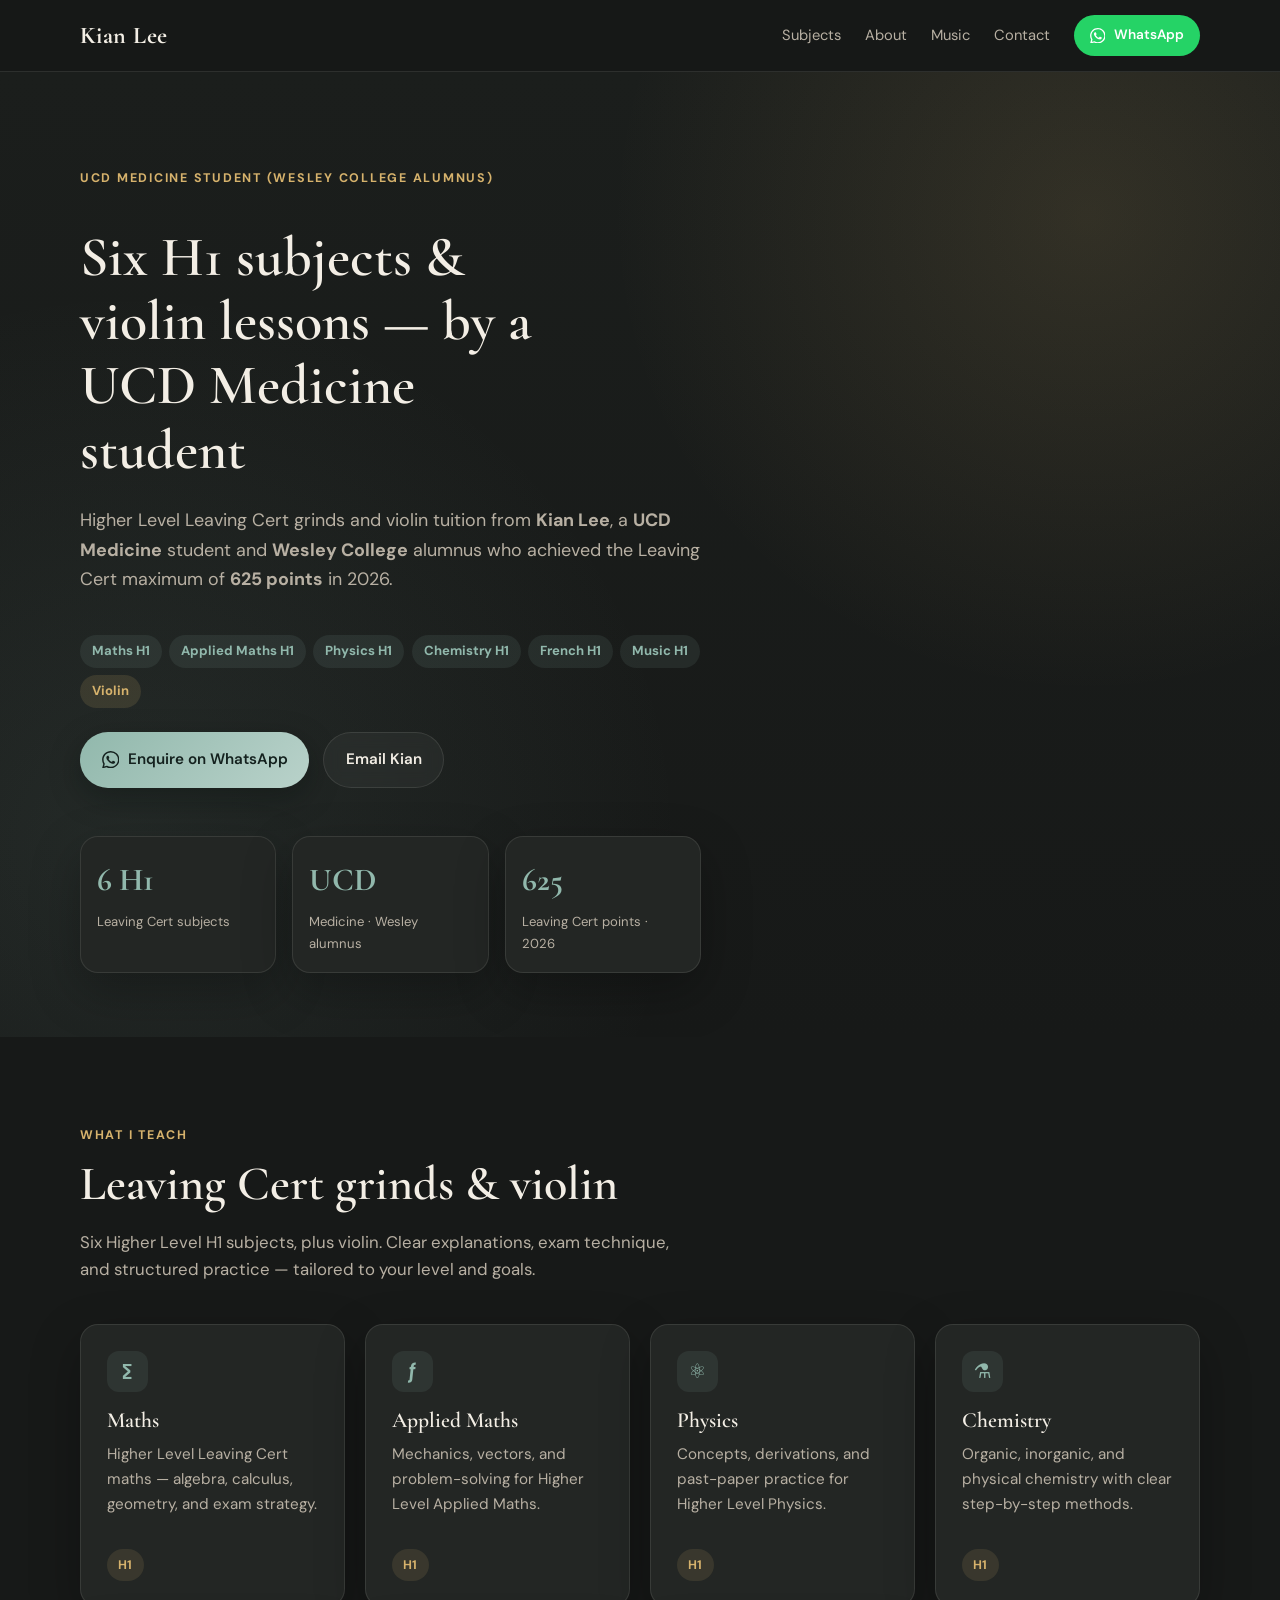
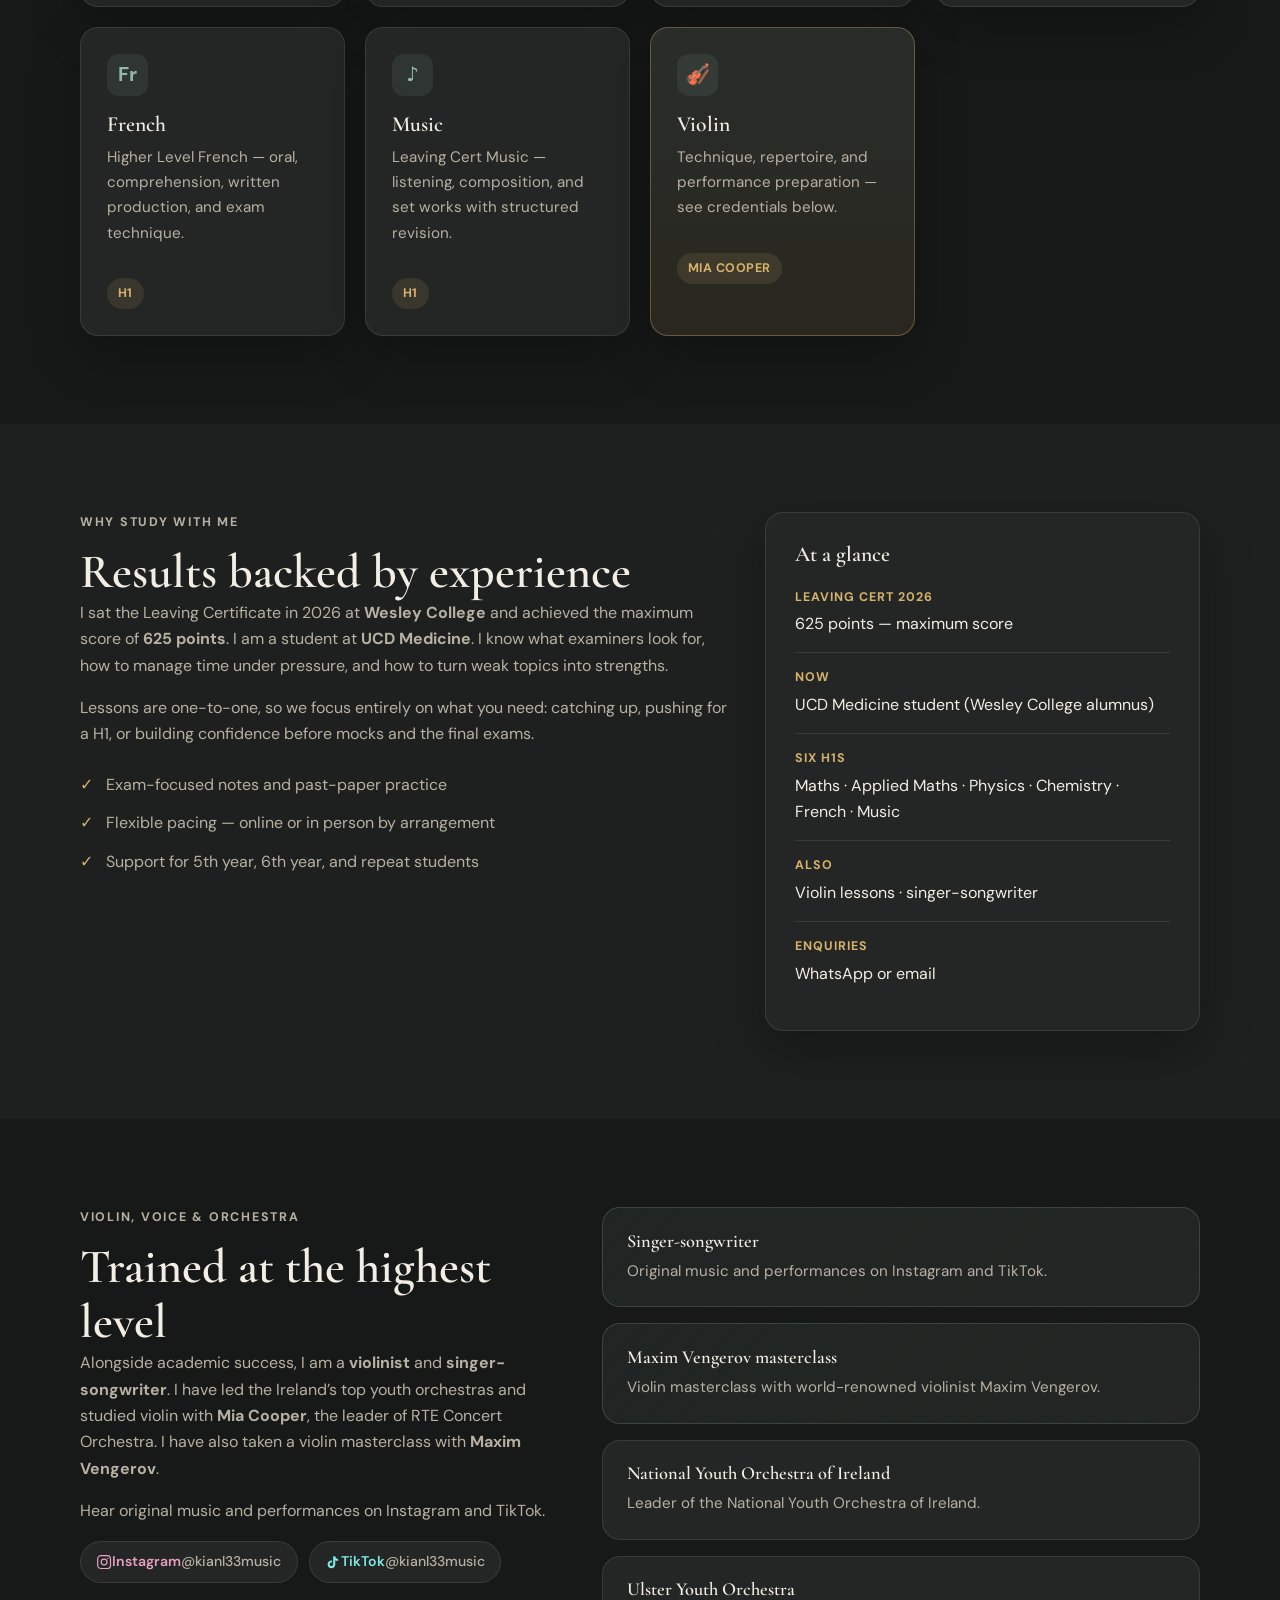
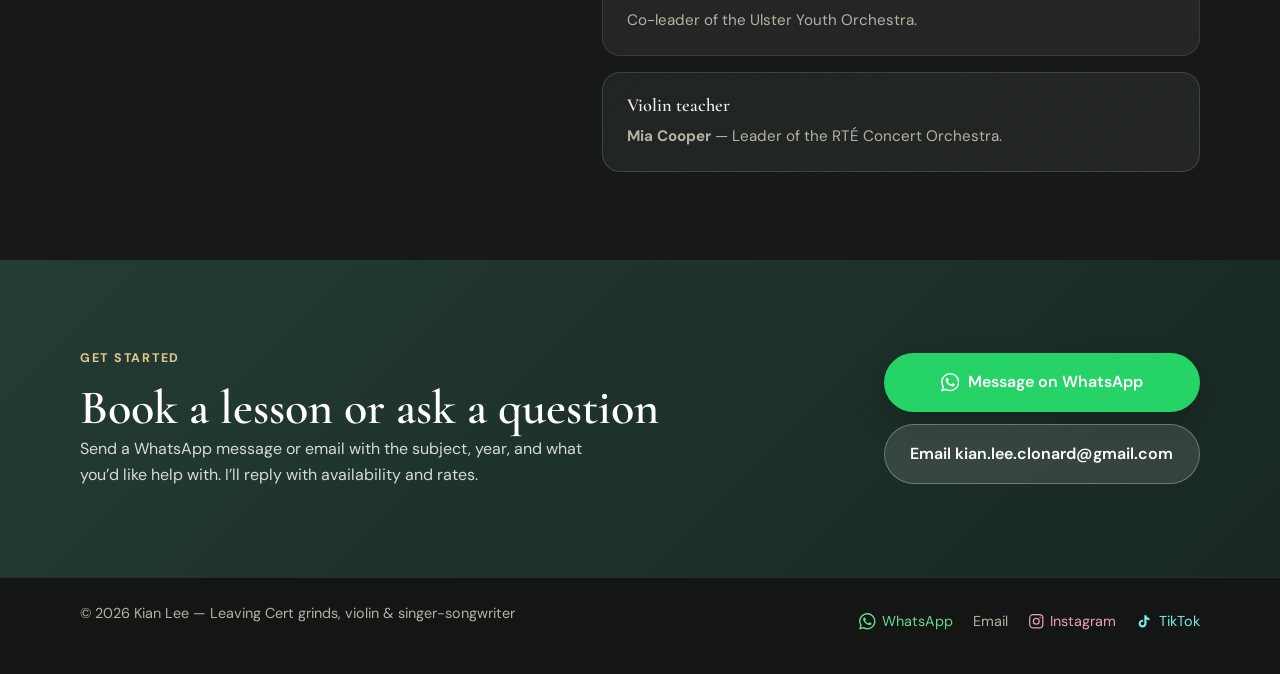
<file: index.html>
<!DOCTYPE html>
<html lang="en">
<head>
  <meta charset="UTF-8">
  <meta name="viewport" content="width=device-width, initial-scale=1.0">
  <title>Leaving Cert H1 Grinds &amp; Violin Lessons | Kian Lee · UCD Medicine · Wesley College</title>
  <meta name="description" content="Six Leaving Cert H1 grinds (Maths, Applied Maths, Physics, Chemistry, French, Music) and violin lessons with Kian Lee — UCD Medicine student (Wesley College alumnus), 625 points (2026). WhatsApp 083 312 1229.">
  <meta name="keywords" content="Leaving Cert grinds, H1 grinds Ireland, Maths grinds, Wesley College Dublin, UCD Medicine, Applied Maths, Physics, Chemistry, French, Music, violin lessons Dublin">
  <meta name="author" content="Kian Lee">
  <meta name="robots" content="index, follow">
  <link rel="canonical" href="https://kianleeucd.github.io/grinds/">
  <link rel="alternate" hreflang="en" href="https://kianleeucd.github.io/grinds/">
  <link rel="alternate" hreflang="x-default" href="https://kianleeucd.github.io/grinds/">
  <meta property="og:type" content="website">
  <meta property="og:locale" content="en_IE">
  <meta property="og:site_name" content="Kian Lee Grinds">
  <meta property="og:url" content="https://kianleeucd.github.io/grinds/">
  <meta property="og:title" content="Six H1 Leaving Cert grinds &amp; violin lessons — UCD Medicine student (Wesley College alumnus)">
  <meta property="og:description" content="Kian Lee: Wesley College alumnus, UCD Medicine student, 625 points (2026). H1 grinds in Maths, Applied Maths, Physics, Chemistry, French and Music, plus violin.">
  <meta name="twitter:card" content="summary">
  <meta name="twitter:title" content="Six H1 Leaving Cert grinds &amp; violin lessons — UCD Medicine student (Wesley College alumnus)">
  <meta name="twitter:description" content="Wesley College alumnus. UCD Medicine student. 625 points (2026). WhatsApp 083 312 1229.">
  <link rel="preconnect" href="https://fonts.googleapis.com">
  <link rel="preconnect" href="https://fonts.gstatic.com" crossorigin>
  <link href="https://fonts.googleapis.com/css2?family=Cormorant+Garamond:ital,wght@0,500;0,600;0,700;1,500&family=DM+Sans:ital,opsz,wght@0,9..40,400;0,9..40,500;0,9..40,600;0,9..40,700;1,9..40,400&display=swap" rel="stylesheet">
  <link rel="stylesheet" href="styles.css">
  <script type="application/ld+json">
  {
    "@context": "https://schema.org",
    "@type": "EducationalOccupationalProgram",
    "name": "Leaving Cert H1 grinds and violin lessons",
    "description": "One-to-one Higher Level Leaving Cert grinds in six H1 subjects and private violin lessons with Kian Lee, UCD Medicine student and Wesley College alumnus.",
    "url": "https://kianleeucd.github.io/grinds/",
    "provider": {
      "@type": "Person",
      "name": "Kian Lee",
      "jobTitle": "Leaving Cert tutor, violin teacher, and singer-songwriter",
      "email": "mailto:kian.lee.clonard@gmail.com",
      "telephone": "+353833121229",
      "knowsLanguage": ["en"],
      "sameAs": [
        "https://www.instagram.com/kianl33music/",
        "https://www.tiktok.com/@kianl33music/"
      ],
      "alumniOf": [
        {
          "@type": "HighSchool",
          "name": "Wesley College Dublin"
        },
        {
          "@type": "EducationalOrganization",
          "name": "Leaving Certificate (Ireland), 625 points, 2026"
        }
      ],
      "affiliation": {
        "@type": "CollegeOrUniversity",
        "name": "University College Dublin",
        "department": "School of Medicine"
      }
    },
    "occupationalCategory": "Private tutor",
    "teaches": [
      "Leaving Cert Higher Level Maths",
      "Leaving Cert Higher Level Applied Maths",
      "Leaving Cert Higher Level Physics",
      "Leaving Cert Higher Level Chemistry",
      "Leaving Cert Higher Level French",
      "Leaving Cert Higher Level Music",
      "Violin"
    ],
    "inLanguage": ["en"],
    "areaServed": "Ireland"
  }
  </script>
</head>
<body>
  <header class="site-header">
    <div class="container header-inner">
      <a class="logo" href="#top">Kian Lee</a>
      <nav class="nav" aria-label="Primary">
        <a href="#subjects">Subjects</a>
        <a href="#about">About</a>
        <a href="#music">Music</a>
        <a href="#contact">Contact</a>
      </nav>
      <a class="btn btn-small header-cta" href="#" id="header-whatsapp" target="_blank" rel="noopener noreferrer">
        <svg class="brand-icon" viewBox="0 0 24 24" aria-hidden="true">
          <path d="M17.47 14.38c-.3-.15-1.76-.87-2.03-.97-.27-.1-.47-.15-.67.15-.2.3-.77.97-.94 1.16-.17.2-.35.22-.64.08-.3-.15-1.26-.46-2.39-1.48-.88-.79-1.48-1.76-1.65-2.06-.17-.3-.02-.46.13-.61.13-.13.3-.35.45-.52.15-.17.2-.3.3-.5.1-.2.05-.37-.03-.52-.07-.15-.67-1.61-.92-2.21-.24-.58-.49-.5-.67-.51h-.57c-.2 0-.52.07-.79.37-.27.3-1.04 1.02-1.04 2.48s1.07 2.88 1.21 3.07c.15.2 2.1 3.2 5.08 4.49.71.31 1.26.49 1.69.63.71.23 1.36.2 1.87.12.57-.09 1.76-.72 2.01-1.41.25-.69.25-1.29.17-1.41-.07-.12-.27-.2-.57-.35M12.05 21.79h-.01a9.87 9.87 0 0 1-5.03-1.38l-.36-.21-3.74.98 1-3.65-.24-.37a9.86 9.86 0 0 1-1.51-5.26c0-5.45 4.44-9.88 9.89-9.88 2.64 0 5.12 1.03 6.99 2.9a9.83 9.83 0 0 1 2.89 6.99c0 5.45-4.44 9.88-9.88 9.88M20.46 3.49A11.82 11.82 0 0 0 12.05 0C5.5 0 .16 5.34.16 11.89c0 2.1.55 4.14 1.59 5.95L.06 24l6.31-1.65a11.88 11.88 0 0 0 5.68 1.45c6.55 0 11.89-5.34 11.89-11.9a11.82 11.82 0 0 0-3.48-8.41"/>
        </svg>
        WhatsApp
      </a>
    </div>
  </header>

  <main id="top">
<!-- Edit this file to change the top hero section. -->
<section class="hero">
  <div class="hero-bg" aria-hidden="true"></div>
  <div class="container hero-layout">
    <div class="hero-content">
      <p class="eyebrow">UCD Medicine student (Wesley College alumnus)</p>
      <h1>Six H1 subjects &amp; violin lessons — by a UCD Medicine student</h1>
      <p class="hero-lead">
        Higher Level Leaving Cert grinds and violin tuition from <strong>Kian Lee</strong>,
        a <strong>UCD Medicine</strong> student and <strong>Wesley College</strong> alumnus
        who achieved the Leaving Cert maximum of <strong>625 points</strong> in 2026.
      </p>
      <ul class="hero-pills" aria-label="Six H1 subjects and violin">
        <li>Maths H1</li>
        <li>Applied Maths H1</li>
        <li>Physics H1</li>
        <li>Chemistry H1</li>
        <li>French H1</li>
        <li>Music H1</li>
        <li class="pill-extra">Violin</li>
      </ul>
      <div class="hero-actions">
        <a class="btn btn-primary" href="#" id="hero-whatsapp" target="_blank" rel="noopener noreferrer">
          <svg class="brand-icon" viewBox="0 0 24 24" aria-hidden="true">
            <path d="M17.47 14.38c-.3-.15-1.76-.87-2.03-.97-.27-.1-.47-.15-.67.15-.2.3-.77.97-.94 1.16-.17.2-.35.22-.64.08-.3-.15-1.26-.46-2.39-1.48-.88-.79-1.48-1.76-1.65-2.06-.17-.3-.02-.46.13-.61.13-.13.3-.35.45-.52.15-.17.2-.3.3-.5.1-.2.05-.37-.03-.52-.07-.15-.67-1.61-.92-2.21-.24-.58-.49-.5-.67-.51h-.57c-.2 0-.52.07-.79.37-.27.3-1.04 1.02-1.04 2.48s1.07 2.88 1.21 3.07c.15.2 2.1 3.2 5.08 4.49.71.31 1.26.49 1.69.63.71.23 1.36.2 1.87.12.57-.09 1.76-.72 2.01-1.41.25-.69.25-1.29.17-1.41-.07-.12-.27-.2-.57-.35M12.05 21.79h-.01a9.87 9.87 0 0 1-5.03-1.38l-.36-.21-3.74.98 1-3.65-.24-.37a9.86 9.86 0 0 1-1.51-5.26c0-5.45 4.44-9.88 9.89-9.88 2.64 0 5.12 1.03 6.99 2.9a9.83 9.83 0 0 1 2.89 6.99c0 5.45-4.44 9.88-9.88 9.88M20.46 3.49A11.82 11.82 0 0 0 12.05 0C5.5 0 .16 5.34.16 11.89c0 2.1.55 4.14 1.59 5.95L.06 24l6.31-1.65a11.88 11.88 0 0 0 5.68 1.45c6.55 0 11.89-5.34 11.89-11.9a11.82 11.82 0 0 0-3.48-8.41"/>
          </svg>
          Enquire on WhatsApp
        </a>
        <a class="btn btn-ghost" href="mailto:kian.lee.clonard@gmail.com">Email Kian</a>
      </div>
      <ul class="hero-stats" aria-label="Highlights">
        <li>
          <span class="stat-value">6 H1</span>
          <span class="stat-label">Leaving Cert subjects</span>
        </li>
        <li>
          <span class="stat-value">UCD</span>
          <span class="stat-label">Medicine · Wesley alumnus</span>
        </li>
        <li>
          <span class="stat-value">625</span>
          <span class="stat-label">Leaving Cert points · 2026</span>
        </li>
      </ul>
    </div>
  </div>
</section>

<!-- Edit this file to change subjects, descriptions, or badges. -->
<section class="section" id="subjects">
  <div class="container">
    <div class="section-head">
      <p class="eyebrow">What I teach</p>
      <h2>Leaving Cert grinds &amp; violin</h2>
      <p class="section-intro">
        Six Higher Level H1 subjects, plus violin. Clear explanations, exam technique, and
        structured practice — tailored to your level and goals.
      </p>
    </div>
    <div class="subject-grid">
      <article class="subject-card">
        <div class="subject-icon" aria-hidden="true">∑</div>
        <h3>Maths</h3>
        <p>Higher Level Leaving Cert maths — algebra, calculus, geometry, and exam strategy.</p>
        <span class="badge">H1</span>
      </article>
      <article class="subject-card">
        <div class="subject-icon" aria-hidden="true">ƒ</div>
        <h3>Applied Maths</h3>
        <p>Mechanics, vectors, and problem-solving for Higher Level Applied Maths.</p>
        <span class="badge">H1</span>
      </article>
      <article class="subject-card">
        <div class="subject-icon" aria-hidden="true">⚛</div>
        <h3>Physics</h3>
        <p>Concepts, derivations, and past-paper practice for Higher Level Physics.</p>
        <span class="badge">H1</span>
      </article>
      <article class="subject-card">
        <div class="subject-icon" aria-hidden="true">⚗</div>
        <h3>Chemistry</h3>
        <p>Organic, inorganic, and physical chemistry with clear step-by-step methods.</p>
        <span class="badge">H1</span>
      </article>
      <article class="subject-card">
        <div class="subject-icon" aria-hidden="true">Fr</div>
        <h3>French</h3>
        <p>Higher Level French — oral, comprehension, written production, and exam technique.</p>
        <span class="badge">H1</span>
      </article>
      <article class="subject-card">
        <div class="subject-icon" aria-hidden="true">♪</div>
        <h3>Music</h3>
        <p>Leaving Cert Music — listening, composition, and set works with structured revision.</p>
        <span class="badge">H1</span>
      </article>
      <article class="subject-card featured">
        <div class="subject-icon" aria-hidden="true">🎻</div>
        <h3>Violin</h3>
        <p>Technique, repertoire, and performance preparation — see credentials below.</p>
        <span class="badge">Mia Cooper</span>
      </article>
    </div>
  </div>
</section>

<!-- Edit this file to change the biography and key facts. -->
<section class="section section-alt" id="about">
  <div class="container about-grid">
    <div class="about-copy">
      <p class="eyebrow">Why study with me</p>
      <h2>Results backed by experience</h2>
      <p>
        I sat the Leaving Certificate in 2026 at <strong>Wesley College</strong> and achieved
        the maximum score of <strong>625 points</strong>. I am a student at
        <strong>UCD Medicine</strong>. I know what examiners look for, how to manage time under
        pressure, and how to turn weak topics into strengths.
      </p>
      <p>
        Lessons are one-to-one, so we focus entirely on what you need: catching up, pushing for a
        H1, or building confidence before mocks and the final exams.
      </p>
      <ul class="check-list">
        <li>Exam-focused notes and past-paper practice</li>
        <li>Flexible pacing — online or in person by arrangement</li>
        <li>Support for 5th year, 6th year, and repeat students</li>
      </ul>
    </div>
    <aside class="about-card" aria-label="Achievements">
      <h3>At a glance</h3>
      <dl class="fact-list">
        <div>
          <dt>Leaving Cert 2026</dt>
          <dd>625 points — maximum score</dd>
        </div>
        <div>
          <dt>Now</dt>
          <dd>UCD Medicine student (Wesley College alumnus)</dd>
        </div>
        <div>
          <dt>Six H1s</dt>
          <dd>Maths · Applied Maths · Physics · Chemistry · French · Music</dd>
        </div>
        <div>
          <dt>Also</dt>
          <dd>Violin lessons · singer-songwriter</dd>
        </div>
        <div>
          <dt>Enquiries</dt>
          <dd>WhatsApp or email</dd>
        </div>
      </dl>
    </aside>
  </div>
</section>

<!-- Edit this file to change music credentials and social links. -->
<section class="section" id="music">
  <div class="container music-grid">
    <div class="music-copy">
      <p class="eyebrow">Violin, voice &amp; orchestra</p>
      <h2>Trained at the highest level</h2>
      <p>
        Alongside academic success, I am a <strong>violinist</strong> and <strong>singer-songwriter</strong>.
        I have led the Ireland’s top youth orchestras and studied violin with <strong>Mia Cooper</strong>, the leader of RTE Concert Orchestra.
        I have also taken a violin masterclass with <strong>Maxim Vengerov</strong>.
      </p>
      <p>Hear original music and performances on Instagram and TikTok.</p>
      <div class="social-links">
        <a class="social-link instagram-link" href="https://www.instagram.com/kianl33music/" target="_blank" rel="noopener noreferrer">
          <svg class="brand-icon" viewBox="0 0 24 24" aria-hidden="true">
            <rect x="2.5" y="2.5" width="19" height="19" rx="5"></rect>
            <circle cx="12" cy="12" r="4.25"></circle>
            <circle class="icon-dot" cx="17.5" cy="6.5" r="1"></circle>
          </svg>
          Instagram <span>@kianl33music</span>
        </a>
        <a class="social-link tiktok-link" href="https://www.tiktok.com/@kianl33music/" target="_blank" rel="noopener noreferrer">
          <svg class="brand-icon" viewBox="0 0 24 24" aria-hidden="true">
            <path d="M15.2 3.2c.45 2.45 1.9 3.9 4.3 4.05v3.15a8.1 8.1 0 0 1-4.25-1.1v6.1a5.7 5.7 0 1 1-4.9-5.65v3.2a2.55 2.55 0 1 0 1.7 2.4V3.2h3.15Z"></path>
          </svg>
          TikTok <span>@kianl33music</span>
        </a>
      </div>
    </div>
    <div class="credential-cards">
      <article class="credential-card highlight">
        <h3>Singer-songwriter</h3>
        <p>Original music and performances on Instagram and TikTok.</p>
      </article>
      <article class="credential-card highlight">
        <h3>Maxim Vengerov masterclass</h3>
        <p>Violin masterclass with world-renowned violinist Maxim Vengerov.</p>
      </article>
      <article class="credential-card">
        <h3>National Youth Orchestra of Ireland</h3>
        <p>Leader of the National Youth Orchestra of Ireland.</p>
      </article>
      <article class="credential-card">
        <h3>Ulster Youth Orchestra</h3>
        <p>Co-leader of the Ulster Youth Orchestra.</p>
      </article>
      <article class="credential-card highlight">
        <h3>Violin teacher</h3>
        <p><strong>Mia Cooper</strong> — Leader of the RTÉ Concert Orchestra.</p>
      </article>
    </div>
  </div>
</section>

<!-- Edit this file to change the contact section text and buttons. -->
<section class="section cta-section" id="contact">
  <div class="container cta-inner">
    <div class="cta-copy">
      <p class="eyebrow">Get started</p>
      <h2>Book a lesson or ask a question</h2>
      <p>
        Send a WhatsApp message or email with the subject, year, and what you’d like help with.
        I’ll reply with availability and rates.
      </p>
    </div>
    <div class="cta-actions">
      <a class="btn btn-primary btn-large whatsapp-btn" href="#" id="footer-whatsapp" target="_blank" rel="noopener noreferrer">
        <svg class="brand-icon" viewBox="0 0 24 24" aria-hidden="true">
          <path d="M17.47 14.38c-.3-.15-1.76-.87-2.03-.97-.27-.1-.47-.15-.67.15-.2.3-.77.97-.94 1.16-.17.2-.35.22-.64.08-.3-.15-1.26-.46-2.39-1.48-.88-.79-1.48-1.76-1.65-2.06-.17-.3-.02-.46.13-.61.13-.13.3-.35.45-.52.15-.17.2-.3.3-.5.1-.2.05-.37-.03-.52-.07-.15-.67-1.61-.92-2.21-.24-.58-.49-.5-.67-.51h-.57c-.2 0-.52.07-.79.37-.27.3-1.04 1.02-1.04 2.48s1.07 2.88 1.21 3.07c.15.2 2.1 3.2 5.08 4.49.71.31 1.26.49 1.69.63.71.23 1.36.2 1.87.12.57-.09 1.76-.72 2.01-1.41.25-.69.25-1.29.17-1.41-.07-.12-.27-.2-.57-.35M12.05 21.79h-.01a9.87 9.87 0 0 1-5.03-1.38l-.36-.21-3.74.98 1-3.65-.24-.37a9.86 9.86 0 0 1-1.51-5.26c0-5.45 4.44-9.88 9.89-9.88 2.64 0 5.12 1.03 6.99 2.9a9.83 9.83 0 0 1 2.89 6.99c0 5.45-4.44 9.88-9.88 9.88M20.46 3.49A11.82 11.82 0 0 0 12.05 0C5.5 0 .16 5.34.16 11.89c0 2.1.55 4.14 1.59 5.95L.06 24l6.31-1.65a11.88 11.88 0 0 0 5.68 1.45c6.55 0 11.89-5.34 11.89-11.9a11.82 11.82 0 0 0-3.48-8.41"/>
        </svg>
        Message on WhatsApp
      </a>
      <a class="btn btn-ghost btn-large email-btn" id="footer-email" href="mailto:kian.lee.clonard@gmail.com">
        Email kian.lee.clonard@gmail.com
      </a>
    </div>
  </div>
</section>
  </main>

  <footer class="site-footer">
    <div class="container footer-inner">
      <p>&copy; <span id="year"></span> Kian Lee — Leaving Cert grinds, violin &amp; singer-songwriter</p>
      <div class="footer-links">
        <a class="footer-social whatsapp-link" href="#" id="footer-link-whatsapp" target="_blank" rel="noopener noreferrer" aria-label="WhatsApp">
          <svg class="brand-icon" viewBox="0 0 24 24" aria-hidden="true">
            <path d="M17.47 14.38c-.3-.15-1.76-.87-2.03-.97-.27-.1-.47-.15-.67.15-.2.3-.77.97-.94 1.16-.17.2-.35.22-.64.08-.3-.15-1.26-.46-2.39-1.48-.88-.79-1.48-1.76-1.65-2.06-.17-.3-.02-.46.13-.61.13-.13.3-.35.45-.52.15-.17.2-.3.3-.5.1-.2.05-.37-.03-.52-.07-.15-.67-1.61-.92-2.21-.24-.58-.49-.5-.67-.51h-.57c-.2 0-.52.07-.79.37-.27.3-1.04 1.02-1.04 2.48s1.07 2.88 1.21 3.07c.15.2 2.1 3.2 5.08 4.49.71.31 1.26.49 1.69.63.71.23 1.36.2 1.87.12.57-.09 1.76-.72 2.01-1.41.25-.69.25-1.29.17-1.41-.07-.12-.27-.2-.57-.35M12.05 21.79h-.01a9.87 9.87 0 0 1-5.03-1.38l-.36-.21-3.74.98 1-3.65-.24-.37a9.86 9.86 0 0 1-1.51-5.26c0-5.45 4.44-9.88 9.89-9.88 2.64 0 5.12 1.03 6.99 2.9a9.83 9.83 0 0 1 2.89 6.99c0 5.45-4.44 9.88-9.88 9.88M20.46 3.49A11.82 11.82 0 0 0 12.05 0C5.5 0 .16 5.34.16 11.89c0 2.1.55 4.14 1.59 5.95L.06 24l6.31-1.65a11.88 11.88 0 0 0 5.68 1.45c6.55 0 11.89-5.34 11.89-11.9a11.82 11.82 0 0 0-3.48-8.41"/>
          </svg>
          <span>WhatsApp</span>
        </a>
        <a href="mailto:kian.lee.clonard@gmail.com" id="footer-link-email">Email</a>
        <a class="footer-social instagram-link" href="https://www.instagram.com/kianl33music/" target="_blank" rel="noopener noreferrer" aria-label="Instagram">
          <svg class="brand-icon" viewBox="0 0 24 24" aria-hidden="true">
            <rect x="2.5" y="2.5" width="19" height="19" rx="5"></rect>
            <circle cx="12" cy="12" r="4.25"></circle>
            <circle class="icon-dot" cx="17.5" cy="6.5" r="1"></circle>
          </svg>
          <span>Instagram</span>
        </a>
        <a class="footer-social tiktok-link" href="https://www.tiktok.com/@kianl33music/" target="_blank" rel="noopener noreferrer" aria-label="TikTok">
          <svg class="brand-icon" viewBox="0 0 24 24" aria-hidden="true">
            <path d="M15.2 3.2c.45 2.45 1.9 3.9 4.3 4.05v3.15a8.1 8.1 0 0 1-4.25-1.1v6.1a5.7 5.7 0 1 1-4.9-5.65v3.2a2.55 2.55 0 1 0 1.7 2.4V3.2h3.15Z"></path>
          </svg>
          <span>TikTok</span>
        </a>
      </div>
    </div>
  </footer>

  <script src="config.js"></script>
  <script src="main.js"></script>
</body>
</html>
</file>
<file: styles.css>
:root {
  --bg: #171918;
  --bg-alt: #1d201e;
  --surface: #232624;
  --surface-raised: #292d2a;
  --ink: #f3eee5;
  --ink-muted: #b8b0a3;
  --accent: #91b8ac;
  --accent-light: #b9d2ca;
  --gold: #d6b26c;
  --gold-soft: #e4c887;
  --border: rgba(243, 238, 229, 0.1);
  --shadow: 0 18px 50px rgba(0, 0, 0, 0.28);
  --radius: 18px;
  --font-display: "Cormorant Garamond", Georgia, serif;
  --font-body: "DM Sans", system-ui, sans-serif;
  --header-height: 72px;
}

*,
*::before,
*::after {
  box-sizing: border-box;
}

html {
  scroll-behavior: smooth;
}

body {
  margin: 0;
  font-family: var(--font-body);
  font-size: 1rem;
  line-height: 1.65;
  color: var(--ink);
  background: var(--bg);
}

img {
  max-width: 100%;
  display: block;
}

a {
  color: inherit;
  text-decoration: none;
}

.container {
  width: min(1120px, calc(100% - 2rem));
  margin-inline: auto;
}

.eyebrow {
  margin: 0 0 0.75rem;
  font-size: 0.78rem;
  font-weight: 700;
  letter-spacing: 0.14em;
  text-transform: uppercase;
  color: var(--gold);
}

h1,
h2,
h3 {
  font-family: var(--font-display);
  font-weight: 600;
  line-height: 1.15;
  margin: 0;
}

h1 {
  font-size: clamp(2.15rem, 5vw, 3.5rem);
  max-width: 18ch;
}

h2 {
  font-size: clamp(2rem, 4vw, 3rem);
}

h3 {
  font-size: 1.35rem;
}

p {
  margin: 0 0 1rem;
}

p:last-child {
  margin-bottom: 0;
}

.btn {
  display: inline-flex;
  align-items: center;
  justify-content: center;
  gap: 0.55rem;
  padding: 0.9rem 1.35rem;
  border-radius: 999px;
  font-weight: 600;
  font-size: 0.95rem;
  transition: transform 0.2s ease, box-shadow 0.2s ease, background 0.2s ease;
}

.btn:hover {
  transform: translateY(-1px);
}

.btn-primary {
  background: linear-gradient(135deg, var(--accent), var(--accent-light));
  color: #14211e;
  box-shadow: 0 10px 30px rgba(7, 14, 12, 0.35);
}

.btn-primary:hover {
  box-shadow: 0 14px 36px rgba(0, 0, 0, 0.42);
}

.btn-ghost {
  border: 1px solid var(--border);
  background: rgba(255, 255, 255, 0.045);
  color: var(--ink);
  backdrop-filter: blur(8px);
}

.btn-small {
  padding: 0.55rem 1rem;
  font-size: 0.85rem;
}

.btn-large {
  padding: 1rem 1.6rem;
  font-size: 1rem;
}

.site-header {
  position: sticky;
  top: 0;
  z-index: 20;
  height: var(--header-height);
  background: rgba(23, 25, 24, 0.9);
  backdrop-filter: blur(14px);
  border-bottom: 1px solid var(--border);
}

.header-inner {
  height: 100%;
  display: flex;
  align-items: center;
  gap: 1.5rem;
}

.logo {
  font-family: var(--font-display);
  font-size: 1.5rem;
  font-weight: 700;
  letter-spacing: 0.02em;
}

.nav {
  display: none;
  gap: 1.5rem;
  margin-left: auto;
  font-size: 0.92rem;
  color: var(--ink-muted);
}

.nav a:hover {
  color: var(--accent);
}

.header-cta {
  margin-left: auto;
  background: #25d366;
  color: #fff;
}

.brand-icon {
  width: 1.15em;
  height: 1.15em;
  flex: 0 0 auto;
  fill: currentColor;
}

.instagram-link .brand-icon {
  fill: none;
  stroke: currentColor;
  stroke-width: 1.8;
}

.instagram-link .brand-icon .icon-dot {
  fill: currentColor;
  stroke: none;
}

@media (min-width: 768px) {
  .nav {
    display: flex;
  }

  .header-cta {
    margin-left: 0;
  }
}

.hero {
  position: relative;
  padding: clamp(3rem, 8vw, 6rem) 0 4rem;
  overflow: hidden;
}

.hero-bg {
  position: absolute;
  inset: 0;
  background:
    radial-gradient(circle at 85% 15%, rgba(214, 178, 108, 0.13), transparent 35%),
    radial-gradient(circle at 10% 80%, rgba(145, 184, 172, 0.1), transparent 40%),
    linear-gradient(180deg, #1b1e1c 0%, var(--bg) 100%);
  z-index: -1;
}

.hero-layout {
  display: grid;
  gap: 2.5rem;
  align-items: center;
}

@media (min-width: 900px) {
  .hero-layout {
    grid-template-columns: 1.15fr 0.85fr;
  }
}

.hero-content {
  display: grid;
  gap: 1.5rem;
}

.hero-photo,
.music-photo {
  margin: 0;
}

.hero-photo img,
.music-photo img {
  width: 100%;
  height: auto;
  aspect-ratio: 4 / 5;
  object-fit: cover;
  object-position: center 18%;
  border-radius: var(--radius);
  box-shadow: var(--shadow);
  border: 1px solid var(--border);
}

.music-photo img {
  aspect-ratio: 4 / 5;
}

.hero-photo figcaption,
.music-photo figcaption {
  margin-top: 0.7rem;
  font-size: 0.85rem;
  color: var(--ink-muted);
}

.hero-lead {
  max-width: 42rem;
  font-size: 1.12rem;
  color: var(--ink-muted);
}

.hero-pills {
  display: flex;
  flex-wrap: wrap;
  gap: 0.45rem;
  list-style: none;
  margin: 0;
  padding: 0;
}

.hero-pills li {
  padding: 0.35rem 0.75rem;
  border-radius: 999px;
  background: rgba(145, 184, 172, 0.1);
  color: var(--accent);
  font-size: 0.82rem;
  font-weight: 700;
}

.hero-pills .pill-extra {
  background: rgba(214, 178, 108, 0.14);
  color: var(--gold);
}

.hero-actions {
  display: flex;
  flex-wrap: wrap;
  gap: 0.85rem;
}

.hero-stats {
  display: grid;
  grid-template-columns: repeat(3, minmax(0, 1fr));
  gap: 1rem;
  list-style: none;
  margin: 1.5rem 0 0;
  padding: 0;
}

.hero-stats li {
  padding: 1.1rem 1rem;
  background: var(--surface);
  border: 1px solid var(--border);
  border-radius: var(--radius);
  box-shadow: var(--shadow);
}

.stat-value {
  display: block;
  font-family: var(--font-display);
  font-size: clamp(1.55rem, 3vw, 2rem);
  font-weight: 700;
  color: var(--accent);
}

.stat-label {
  display: block;
  margin-top: 0.25rem;
  font-size: 0.82rem;
  color: var(--ink-muted);
}

.section {
  padding: clamp(3.5rem, 7vw, 5.5rem) 0;
}

.section-alt {
  background: var(--bg-alt);
}

.section-head {
  max-width: 38rem;
  margin-bottom: 2.5rem;
}

.section-intro {
  margin-top: 1rem;
  color: var(--ink-muted);
  font-size: 1.05rem;
}

.subject-grid {
  display: grid;
  grid-template-columns: repeat(auto-fit, minmax(240px, 1fr));
  gap: 1.25rem;
}

.subject-card {
  position: relative;
  padding: 1.6rem;
  background: var(--surface);
  border: 1px solid var(--border);
  border-radius: var(--radius);
  box-shadow: var(--shadow);
}

.subject-card.featured {
  border-color: rgba(214, 178, 108, 0.35);
  background: linear-gradient(180deg, var(--surface-raised) 0%, #29271f 100%);
}

.subject-icon {
  width: 2.6rem;
  height: 2.6rem;
  display: grid;
  place-items: center;
  margin-bottom: 1rem;
  border-radius: 12px;
  background: rgba(145, 184, 172, 0.1);
  color: var(--accent);
  font-size: 1.25rem;
  font-weight: 700;
}

.subject-card h3 {
  margin-bottom: 0.55rem;
}

.subject-card p {
  color: var(--ink-muted);
  font-size: 0.95rem;
}

.badge {
  display: inline-block;
  margin-top: 1rem;
  padding: 0.35rem 0.7rem;
  border-radius: 999px;
  background: rgba(214, 178, 108, 0.12);
  color: var(--gold);
  font-size: 0.78rem;
  font-weight: 700;
  letter-spacing: 0.04em;
  text-transform: uppercase;
}

.about-grid,
.music-grid {
  display: grid;
  gap: 2rem;
}

@media (min-width: 900px) {
  .about-grid {
    grid-template-columns: 1.2fr 0.8fr;
    align-items: start;
  }

  .music-grid {
    grid-template-columns: 0.9fr 1.1fr;
    align-items: start;
  }
}

.about-copy p,
.music-copy p {
  color: var(--ink-muted);
}

.check-list {
  margin: 1.5rem 0 0;
  padding: 0;
  list-style: none;
}

.check-list li {
  position: relative;
  padding-left: 1.6rem;
  margin-bottom: 0.75rem;
  color: var(--ink-muted);
}

.check-list li::before {
  content: "✓";
  position: absolute;
  left: 0;
  color: var(--gold);
  font-weight: 700;
}

.about-card {
  padding: 1.8rem;
  background: var(--surface);
  border-radius: var(--radius);
  border: 1px solid var(--border);
  box-shadow: var(--shadow);
}

.about-card h3 {
  margin-bottom: 1.25rem;
}

.fact-list {
  margin: 0;
}

.fact-list div {
  padding: 0.9rem 0;
  border-top: 1px solid var(--border);
}

.fact-list div:first-child {
  border-top: 0;
  padding-top: 0;
}

.fact-list dt {
  font-size: 0.78rem;
  font-weight: 700;
  letter-spacing: 0.08em;
  text-transform: uppercase;
  color: var(--gold);
}

.fact-list dd {
  margin: 0.25rem 0 0;
  color: var(--ink);
}

.credential-cards {
  display: grid;
  gap: 1rem;
}

.credential-card {
  padding: 1.4rem 1.5rem;
  background: var(--surface);
  border: 1px solid var(--border);
  border-radius: var(--radius);
}

.credential-card.highlight {
  border-color: rgba(145, 184, 172, 0.22);
  background: linear-gradient(135deg, rgba(145, 184, 172, 0.08), var(--surface));
}

.credential-card h3 {
  margin-bottom: 0.45rem;
  font-size: 1.15rem;
}

.credential-card p {
  color: var(--ink-muted);
  font-size: 0.95rem;
}

.credential-card a {
  color: var(--accent);
  text-decoration: underline;
  text-underline-offset: 0.15em;
}

.social-links {
  display: flex;
  flex-wrap: wrap;
  gap: 0.7rem;
  margin-top: 0.35rem;
}

.social-link {
  display: inline-flex;
  align-items: center;
  padding: 0.55rem 0.95rem;
  border-radius: 999px;
  border: 1px solid var(--border);
  background: var(--surface);
  font-size: 0.88rem;
  font-weight: 600;
  color: var(--accent);
}

.social-link:hover {
  border-color: rgba(145, 184, 172, 0.35);
  box-shadow: var(--shadow);
}

.social-link span {
  color: var(--ink-muted);
  font-weight: 500;
}

.instagram-link {
  color: #e8a0bf;
}

.tiktok-link {
  color: #7ce8e5;
}

.whatsapp-link {
  color: #66d98b;
}

.cta-section {
  background: linear-gradient(135deg, #243c36 0%, #182722 100%);
  color: #fff;
}

.cta-inner {
  display: grid;
  gap: 2rem;
  align-items: center;
}

.cta-actions {
  display: grid;
  gap: 0.75rem;
  justify-items: stretch;
}

@media (min-width: 768px) {
  .cta-inner {
    grid-template-columns: 1fr auto;
  }
}

.cta-copy .eyebrow {
  color: var(--gold-soft);
}

.cta-copy p {
  max-width: 34rem;
  color: rgba(255, 255, 255, 0.82);
}

.whatsapp-btn {
  background: #25d366;
  color: #fff;
  box-shadow: 0 12px 30px rgba(0, 0, 0, 0.2);
}

.whatsapp-btn:hover {
  background: #1ebe57;
}

.whatsapp-icon {
  display: inline-flex;
}

.email-btn {
  background: rgba(255, 255, 255, 0.12);
  color: #fff;
  border: 1px solid rgba(255, 255, 255, 0.28);
}

.email-btn:hover {
  background: rgba(255, 255, 255, 0.2);
}

.footer-links {
  display: flex;
  flex-wrap: wrap;
  gap: 0.75rem 1.25rem;
}

.footer-social {
  display: inline-flex;
  align-items: center;
  gap: 0.38rem;
}

.site-footer {
  background: #141615;
  padding: 1.5rem 0 2rem;
  border-top: 1px solid var(--border);
}

.footer-inner {
  display: flex;
  flex-wrap: wrap;
  gap: 0.75rem 1.5rem;
  justify-content: space-between;
  align-items: center;
  font-size: 0.9rem;
  color: var(--ink-muted);
}

.footer-inner a:hover {
  color: var(--accent);
}

@media (max-width: 640px) {
  .hero-stats {
    grid-template-columns: 1fr;
  }
}
</file>
